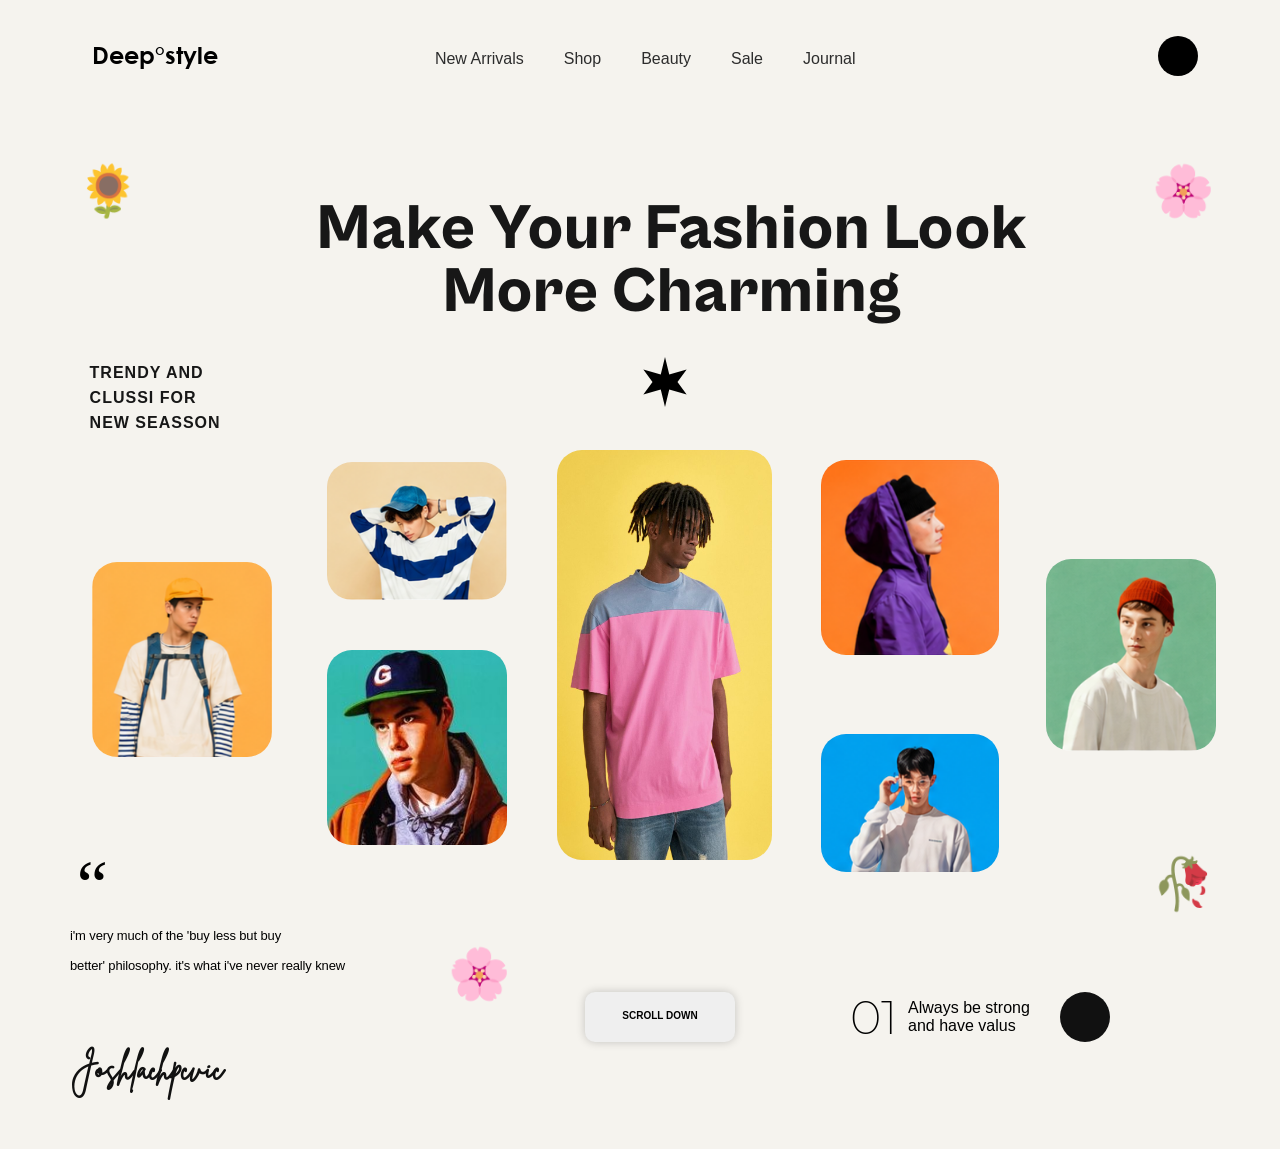
<file: A4-assignment/index.html>
<!doctype html>
<html lang="en">
  <head>
    <meta charset="UTF-8" />
    <meta name="viewport" content="width=device-width, initial-scale=1.0" />
    <title>Deep Style</title>
    <link
      rel="stylesheet"
      href="https://cdn.lineicons.com/5.1/line/lineicons.css"
    />

    <link rel="stylesheet" href="style.css" />
  </head>
  <body>
    <main>
        <!-- header --------------------------------------------------------------------------------->
      <div class="logo"><h1>Deep°style</h1></div>
      <div class="center-nav">
        <p>New Arrivals</p>
        <p>Shop</p>
        <p>Beauty</p>
        <p>Sale</p>
        <p>Journal</p>
      </div>
      <div class="right-nav">
        <i class="lni lni-search-1"></i>
        <i class="lni lni-user-4"></i>
        <div class="icondiv"><i class="lni lni-cart-1"></i></div>
      </div>
      
      <!-- <section> --------------------------------------------------------------------------------->
      <div class="main-heading">
        <h1>
          Make Your Fashion Look <br />
          More Charming
        </h1>
      </div>
      <div class="img-leftmost">
        <img src="./leftmost.png" alt="img" width="100%" />
      </div>
      <div class="img-lefttop">
        <img src="./lefttop.png" alt="img" width="100%" />
      </div>
      <div class="img-leftbottom">
        <img src="./leftbottom.jpeg" alt="img" width="100%" />
      </div>
      <div class="img-center">
        <img src="./centerimg.png" alt="" width="100%" />
      </div>
      <div class="img-righttop">
        <img src="./righttop.png" alt="" width="100%" />
      </div>
      <div class="img-rightbottom">
        <img src="./rightbottom.png" alt="" width="100%" />
      </div>
      <div class="img-rightmost">
        <img src="./rightmost.png " alt="" width="100%" />
      </div>
      <!-- decoratives ------------------------------------------------------------------------------------>
      <div class="flower">🌻</div>
      <div class="flower2">🌸</div>
      <div class="flower3">🌸</div>
      <div class="flower4">🥀</div>
      <span class="decorative-quote">“</span>

      <div class="trend">
        <p>TRENDY AND <br />CLUSSI FOR <br />NEW SEASSON</p>
      </div>
      <div class="star-container">
        <svg
          class="star-icon"
          viewBox="0 0 100 100"
          fill="none"
          xmlns="http://www.w3.org/2000/svg"
        >
          <path
            d="M50 0L58.5 35L93.3 25L75 50L93.3 75L58.5 65L50 100L41.5 65L6.7 75L25 50L6.7 25L41.5 35L50 0Z"
            fill="black"
          />
        </svg>
      </div>

      <!-- footer -------------------------------------------------------------------------------------------->
      <div class="f-left">
        <p>
          i'm very much of the 'buy less but buy <br />
          better' philosophy. it's what i've never really knew
        </p>
        <h1>Joshlachpcvic</h1>
      </div>
      <div class="f-center">
        <button>SCROLL DOWN <i class="lni lni-chevron-down"></i></button>
      </div>
      <div class="f-right">
        <p>01</p>
        <h2>Always be strong <br />and have valus</h2>
        <div class="aerro"><i class="lni lni-arrow-right"></i></div>
      </div>
      <!-- </footer> ---------------------------------------------------------------------------------------->
    </main>
  </body>
</html>
</file>
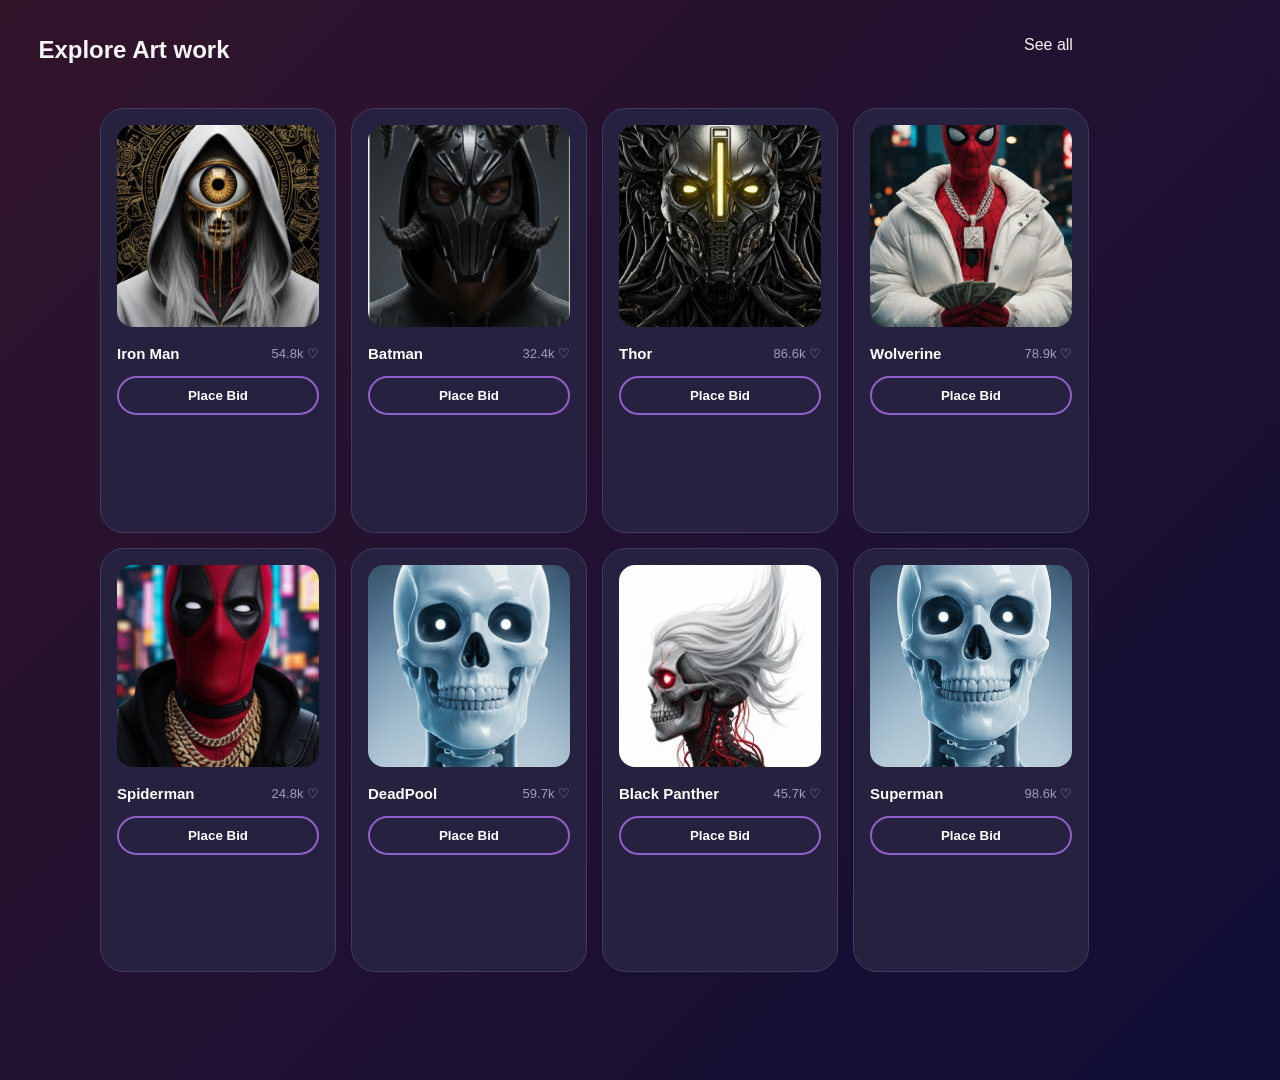
<file: one/index.html>
<!doctype html>
<html lang="en">
  <head>
    <meta charset="UTF-8" />
    <meta name="viewport" content="width=device-width, initial-scale=1.0" />
    <title>Document</title>
    <link rel="stylesheet" href="style.css" />
  </head>
  <body>
    <div class="main">
      <h2>Explore Art work</h2>
      <p>See all</p>
      <div class="container">
        <div class="card card-1">
          <img src="./1.png" class="card-img" alt="Iron Man" />
          <div class="card-text-row">
            <span class="title">Iron Man</span>
            <span class="likes">54.8k ♡</span>
          </div>
          <button class="bid-btn">Place Bid</button>
        </div>

        <div class="card card-2">
          <img src="./2.png" class="card-img" alt="Batman" />
          <div class="card-text-row">
            <span class="title">Batman</span>
            <span class="likes">32.4k ♡</span>
          </div>
          <button class="bid-btn">Place Bid</button>
        </div>

        <div class="card card-3">
          <img src="./3.png" class="card-img" alt="Thor" />
          <div class="card-text-row">
            <span class="title">Thor</span>
            <span class="likes">86.6k ♡</span>
          </div>
          <button class="bid-btn">Place Bid</button>
        </div>

        <div class="card card-4">
          <img src="./4.png" class="card-img" alt="Wolverine" />
          <div class="card-text-row">
            <span class="title">Wolverine</span
            ><span class="likes">78.9k ♡</span>
          </div>
          <button class="bid-btn">Place Bid</button>
        </div>

        <div class="card card-5">
          <img src="./5.png" class="card-img" alt="Spiderman" />
          <div class="card-text-row">
            <span class="title">Spiderman</span
            ><span class="likes">24.8k ♡</span>
          </div>
          <button class="bid-btn">Place Bid</button>
        </div>

        <div class="card card-6">
          <img src="./6.png" class="card-img" alt="Deadpool" />
          <div class="card-text-row">
            <span class="title">DeadPool</span
            ><span class="likes">59.7k ♡</span>
          </div>
          <button class="bid-btn">Place Bid</button>
        </div>

        <div class="card card-7">
          <img src="./7.png" class="card-img" alt="Black Panther" />
          <div class="card-text-row">
            <span class="title">Black Panther</span
            ><span class="likes">45.7k ♡</span>
          </div>
          <button class="bid-btn">Place Bid</button>
        </div>

        <div class="card card-8">
          <img src="./8.png" class="card-img" alt="Superman" />
          <div class="card-text-row">
            <span class="title">Superman</span
            ><span class="likes">98.6k ♡</span>
          </div>
          <button class="bid-btn">Place Bid</button>
        </div>
      </div>
    </div>
  </body>
</html>
</file>
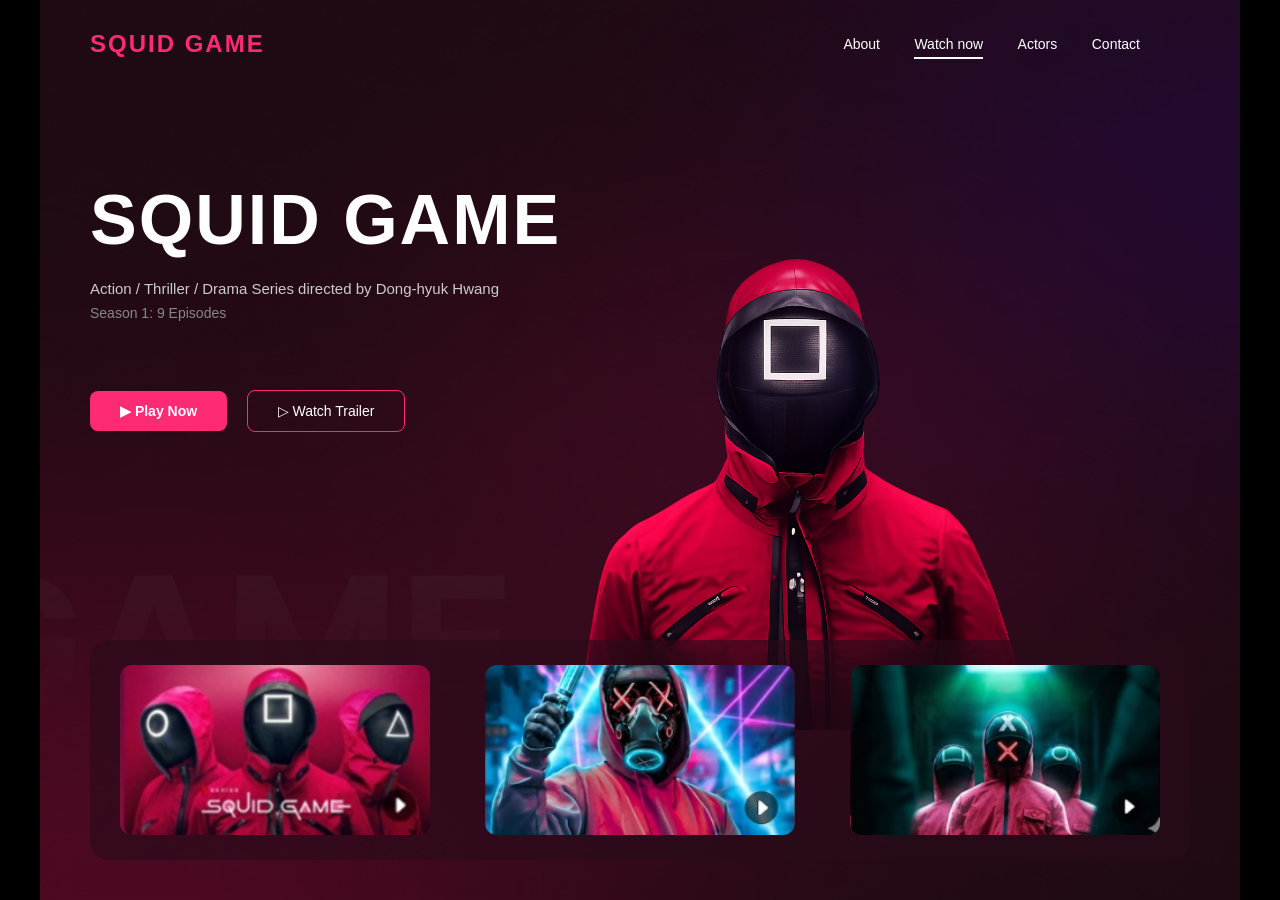
<file: A-3 assignment/third/index.html>
<!DOCTYPE html>
<html>
<head>
  <title>Squid Game Page</title>
  <link rel="stylesheet" href="style.css">
</head>
<body>

  <div class="mainpage">

    <img src="./backgroung.png" class="bgimage" width="100%">

    <div class="topbar">
      <div class="logo">SQUID GAME</div>
      <div class="menulinks">
        <span>About</span>
        <span class="active">Watch now</span>
        <span>Actors</span>
        <span>Contact</span>
      </div>
    </div>

    <div class="textbox">
      <h1 class="bigtitle">SQUID GAME</h1>
      <p class="info">Action / Thriller / Drama Series directed by Dong-hyuk Hwang</p>
      <p class="info2">Season 1: 9 Episodes</p>
    </div>

    <div class="buttonbox">
      <button class="btn1">▶ Play Now</button>
      <button class="btn2">▷ Watch Trailer</button>
    </div>

    <img src="./hiest.png" class="character">

    <div class="bottomrow">
      
      <div class="smallbox boxleft">
        <img src="./1.png" class="boximg">
      </div>

      <div class="smallbox boxcenter">
        <img src="./2.png" class="boximg">
      </div>

      <div class="smallbox boxright">
        <img src="./3.png" class="boximg">
      </div>

    </div>

  </div>

</body>
</html>
</file>
<file: A4-assignment/style.css>
/* font import ----------------------------------------------------------*/

@font-face {
  font-family: hihi;
  src: url(./CabinetGrotesk-Extrabold.otf);
}
@font-face {
  font-family: hihihi;
  src: url(./Century-Gothic-Bold.ttf);
}
@font-face {
  font-family: hihihihi;
  src: url(./BrittanySignature.ttf);
}
@font-face {
  font-family: thin;
  src: url(./montserrat.extralight.ttf);
}


* {
  margin: 0px;
  padding: 0px;
  box-sizing: border-box;
}

html,
body {
  height: 113%;
  width: 100%;
  background-color: #f5f3ee;
}

/* for icons -------------------------------------------------------------------*/
i {
  font-size: 25px;
  position: relative;
  top: -18%;
}
.icondiv {
  height: 40px;
  width: 40px;
  background-color: black;
  border-radius: 50%;
  position: relative;
  top: -18%;
  left: -5%;
  display: flex;
  align-items: center;
  justify-content: center;
}
.icondiv i {
  color: rgb(243, 236, 222);
  position: relative;
  top: 0%;
  font-size: 15px;
}

/* main -----------------------------------------------------------------------*/
main {
  height: 100%;
  width: 100%;
  margin-left: 20px;
  /* background-color: rgb(3, 1, 1); */
  padding: 20px;
  display: grid;
  grid-template-columns: repeat(5, 1fr);
  grid-template-rows: 1fr 2.5fr 2fr 2fr 2fr;
  gap: 10px;
  grid-template-areas:
    "logo center-nav center-nav center-nav right-nav"
    "main-heading main-heading main-heading main-heading main-heading"
    "img-leftmost img-lefttop img-center img-righttop img-rightmost"
    "img-leftmost img-leftbottom img-center img-rightbottom img-rightmost"
    "f-left f-left f-center f-right f-right";
}

/* nav -----------------------------------------------------------------------*/
.logo {
  height: 100%;
  width: 100%;

  grid-area: logo;
  text-align: center;
  align-content: center;
}
.logo h1 {
  position: relative;
  top: -19%;
  left: -2%;
  font-family: hihihi;
  font-size: x-large;
}

img {
  border-radius: 25px;
}

.center-nav {
  height: 100%;
  width: 100%;

  grid-area: center-nav;
  display: flex;
  align-items: center;
  justify-content: center;

  gap: 40px;
}
.center-nav p {
  color: #2c2c2c;
  position: relative;
  top: -15%;
  left: -2%;
  font-family: "General Sans", sans-serif;
  font-size: medium;
}

.right-nav {
  height: 100%;
  width: 100%;

  grid-area: right-nav;
  display: flex;
  align-items: center;
  justify-content: center;
  gap: 30px;
}


/* section -------------------------------------------------------------------*/

.main-heading {
  height: 100%;
  width: 100%;
  grid-area: main-heading;
  text-align: center;
  align-content: center;
}
.main-heading h1 {
  color: #171717;
  position: relative;
  top: -8%;
  left: 1%;
  font-size: 64px;
  line-height: 0.98;
  font-family: hihi;
  letter-spacing: 1px;
}


/* images -------------------------------------------------------------------*/

.img-leftmost {
  height: 100%;
  width: 100%;

  grid-area: img-leftmost;
  display: flex;
  align-items: center;
  justify-content: center;
}
.img-leftmost img {
  height: 195px;
  width: 180px;
  position: relative;
  top: -1%;
  left: 9%;
}
.img-lefttop {
  height: 100%;
  width: 100%;

  grid-area: img-lefttop;
  display: flex;
  align-items: flex-end;
  justify-content: center;
}
.img-lefttop img {
  height: 138px;
  width: 180px;
  position: relative;
  top: -26%;
  left: 3%;
}
.img-leftbottom {
  height: 100%;
  width: 100%;

  grid-area: img-leftbottom;
  display: flex;
  align-items: center;
  justify-content: center;
  position: relative;
}
.img-leftbottom img {
  height: 195px;
  width: 180px;
  position: relative;
  top: -15%;
  left: 3%;
}

.img-center {
  height: 100%;
  width: 100%;

  grid-area: img-center;
  display: flex;
  align-items: center;
  justify-content: center;
}
.img-center img {
  height: 410px;
  width: 215px;
  position: relative;
  top: -2%;
  left: 2%;
}

.img-righttop {
  height: 100%;
  width: 100%;

  grid-area: img-righttop;
  display: flex;
  align-items: center;
  justify-content: center;
}

.img-righttop img {
  height: 195px;
  width: 178px;
  position: relative;
  top: 5%;
  left: 0%;
}
.img-rightbottom {
  height: 100%;
  width: 100%;

  grid-area: img-rightbottom;
  display: flex;
  align-items: flex-end;
  justify-content: center;
}

.img-rightbottom img {
  height: 138px;
  width: 178px;
  position: relative;
  top: -10%;
  left: 0%;
}
.img-rightmost {
  height: 100%;
  width: 100%;

  grid-area: img-rightmost;
  display: flex;
  align-items: center;
  justify-content: center;
}
.img-rightmost img {
  height: 192px;
  width: 170px;
  position: relative;
  top: -2%;
  left: -12%;
}


/* footer ----------------------------------------------------------------*/

.f-left {
  height: 100%;
  width: 100%;

  grid-area: f-left;
  display: flex;
  flex-direction: column;
  align-items: flex-start;
  justify-content: space-around;
  padding-left: 30px;
  padding-bottom: 10px;
}
.f-left p {
  font-family: "Poppins", sans-serif;
  font-weight: 600;
  letter-spacing: -0.01em;
  font-size: small;
  font-weight: 500;
  line-height: 30px;
  position: relative;
  top: -5%;
}
.f-left h1 {
  color: #111111;
  font-family: hihihihi;
}

.f-center {
  height: 100%;
  width: 100%;

  grid-area: f-center;
  display: flex;
  align-items: center;
  justify-content: center;
}
.f-center button {
  height: 50px;
  width: 150px;
  border: none;
  border-radius: 10px;
  text-align: center;
  vertical-align: middle;
  box-shadow: 0px 0px 10px 0px rgb(0, 0, 0, 0.2);
  font-size: x-small;
  font-weight: 600;
}
button i {
  vertical-align: middle;
  position: relative;
  top: 5%;
}

.f-right {
  height: 100%;
  width: 100%;

  grid-area: f-right;
  display: flex;
  align-items: center;
  padding-left: 60px;
  gap: 10px;
}
.f-right p {
  font-family: thin;
  font-size: xxx-large;
  font-weight: 1px;
}
.f-right h2 {
  font-family: "Poppins", sans-serif;
  font-size: medium;
  font-weight: 500;
}


/* decoratives -----------------------------------------------------------*/
.aerro {
  height: 50px;
  width: 50px;
  background-color: #111111;
  border-radius: 50%;
  margin-left: 20px;
}

.aerro i {
  color: bisque;
  position: relative;
  top: 20%;
  left: 30%;
}

.flower {
  opacity: 0.8;
  position: absolute;
  top: 18%;
  left: 6%;
  font-size: 50px;
}
.flower2 {
  position: absolute;
  top: 18%;
  left: 90%;
  font-size: 50px;
}

.flower3 {
  position: absolute;
  top: 105%;
  left: 35%;
  font-size: 50px;
}

.flower4 {
  height: 40px;
  width: 40px;
  position: absolute;
  top: 95%;
  left: 90%;
  font-size: 50px;
  opacity: 0.8;
}

.decorative-quote {
  height: 50px;
  width: 50px;
  position: absolute;
  top: 94%;
  left: 6%;
  font-size: 70px;
}

.trend {
  position: absolute;
  top: 40%;
  left: 7%;
  font-family: "Poppins", sans-serif;
  font-weight: 600;
  letter-spacing: 1px;
  line-height: 25px;
  color: #171717;
}

.star-container {
  width: 100px;
  height: 200px;
  position: absolute;
  top: 38%;
  left: 50%;
}

.star-icon {
  width: 50px;
  height: 80px;
}
</file>
<file: one/style.css>
* {
  margin: 0px;
  padding: 0px;
  box-sizing: border-box;
}

html,
body {
  width:  100%;
  height: 100%;
  
}

.main {
  height: 120%;
  width: 100%;
  background: linear-gradient(135deg, #32142b 0%, #0f0e36 100%);
  display: flex;
  align-items: center;
  justify-content: center;
}

h2{ color: whitesmoke;
    position: absolute;
    top :4%;
    left: 3%;
    font-family: 'Franklin Gothic Medium', 'Arial Narrow', Arial, sans-serif;
}
p{ color: whitesmoke;
    position: absolute;
    top :4%;
    left: 80%;
    font-family: 'Franklin Gothic Medium', 'Arial Narrow', Arial, sans-serif;
}

.container{
    width:  100%;
    height: 80%;
    margin-left: 100px;
    display: flex;
    flex-wrap: wrap;
    gap: 15px;
}

.card {
  width: 20%;
  background-color: #25213f;
  border: 1px solid #423a63;
  border-radius: 24px;
  padding: 16px;
  font-family: sans-serif;
}


.card-img {
  width: 100%;
  aspect-ratio: 1 / 1;
  border-radius: 16px;
  object-fit: cover;
}

.card-text-row {
  display: flex;
  justify-content: space-between;
  align-items: center;
  margin: 14px 0;
}

.title {
  color: white;
  font-weight: bold;
  font-size: 15px;
}

.likes {
  color: #a29db8;
  font-size: 13px;
}
.bid-btn {
  width: 100%;
  background: transparent;
  border: 2px solid #8f61cb;
  color: white;
  padding: 10px;
  border-radius: 20px;
  font-weight: bold;
}
</file>
<file: A-3 assignment/third/style.css>
body {
  margin: 0;
  padding: 0;
  background-color: #000000;
  font-family: sans-serif;
}

.mainpage {
  position: relative;
  width: 1200px;
  height: 900px;
  margin: 0 auto;
  overflow: hidden;
  background-color: #1e0511;
}

.bgimage {
  position: absolute;
  top: 0;
  left: 0;
  width: 100%;
  height: 100%;
  object-fit: cover;
  opacity: 0.4;
}

.topbar {
  position: absolute;
  top: 30px;
  left: 50px;
  width: 1100px;
  height: 50px;
}

.logo {
  position: absolute;
  top: 0;
  left: 0;
  color: #ff2a74;
  font-size: 24px;
  font-weight: bold;
  letter-spacing: 2px;
}

.menulinks {
  position: absolute;
  top: 5px;
  right: 50px;
}

.menulinks span {
  color: #ffffff;
  margin-left: 30px;
  font-size: 14px;
}

.menulinks .active {
  border-bottom: 2px solid #ffffff;
  padding-bottom: 5px;
}

.textbox {
  position: absolute;
  top: 180px;
  left: 50px;
  width: 500px;
}

.bigtitle {
  color: #ffffff;
  font-size: 70px;
  margin: 0 0 20px 0;
  letter-spacing: 2px;
}

.info {
  color: #cccccc;
  font-size: 15px;
  margin: 0 0 8px 0;
}

.info2 {
  color: #888888;
  font-size: 14px;
  margin: 0;
}

.buttonbox {
  position: absolute;
  top: 390px;
  left: 50px;
  width: 500px;
}

.btn1 {
  background-color: #ff2a74;
  border: none;
  color: #ffffff;
  padding: 12px 30px;
  border-radius: 8px;
  font-weight: bold;
  font-size: 14px;
  margin-right: 15px;
}

.btn2 {
  background-color: transparent;
  border: 1px solid #ff2a74;
  color: #ffffff;
  padding: 12px 30px;
  border-radius: 8px;
  font-size: 14px;
}


.character {
  position: absolute;
  top: 130px;
  right: 10px;
  width: 900px;
  height: auto;
}

.bottomrow {
  position: absolute;
  bottom: 40px;
  left: 50px;
  width: 1100px;
  height: 220px;
  background-color: rgba(40, 10, 25, 0.6);
  border-radius: 20px;
}

.smallbox {
  position: absolute;
  top: 25px;
  width: 310px;
  height: 170px;
  border-radius: 12px;
  overflow: hidden;
  background-color: #333;
}

.boxleft {
  left: 30px;
}
.boxcenter {
  left: 395px;
}
.boxright {
  left: 760px;
}

.boximg {
  width: 100%;
  height: 100%;
  object-fit: cover;
}
</file>
